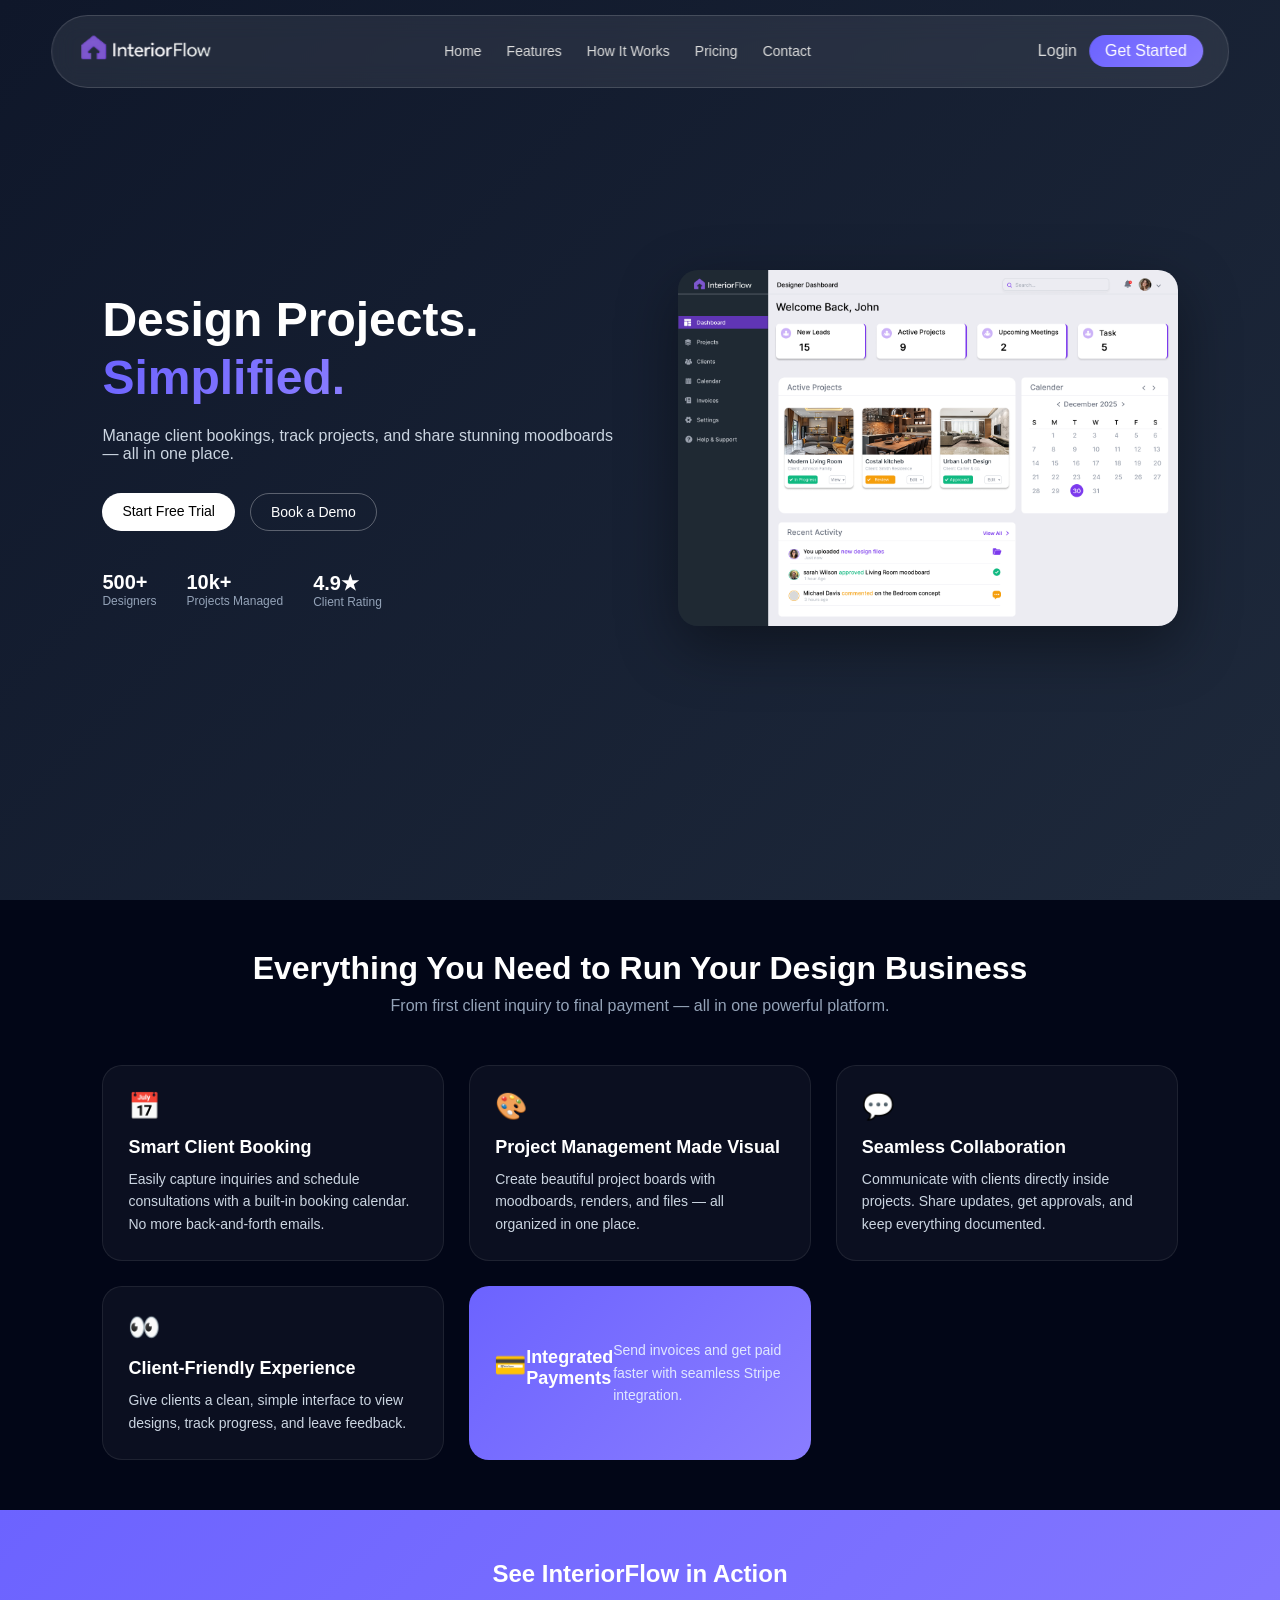
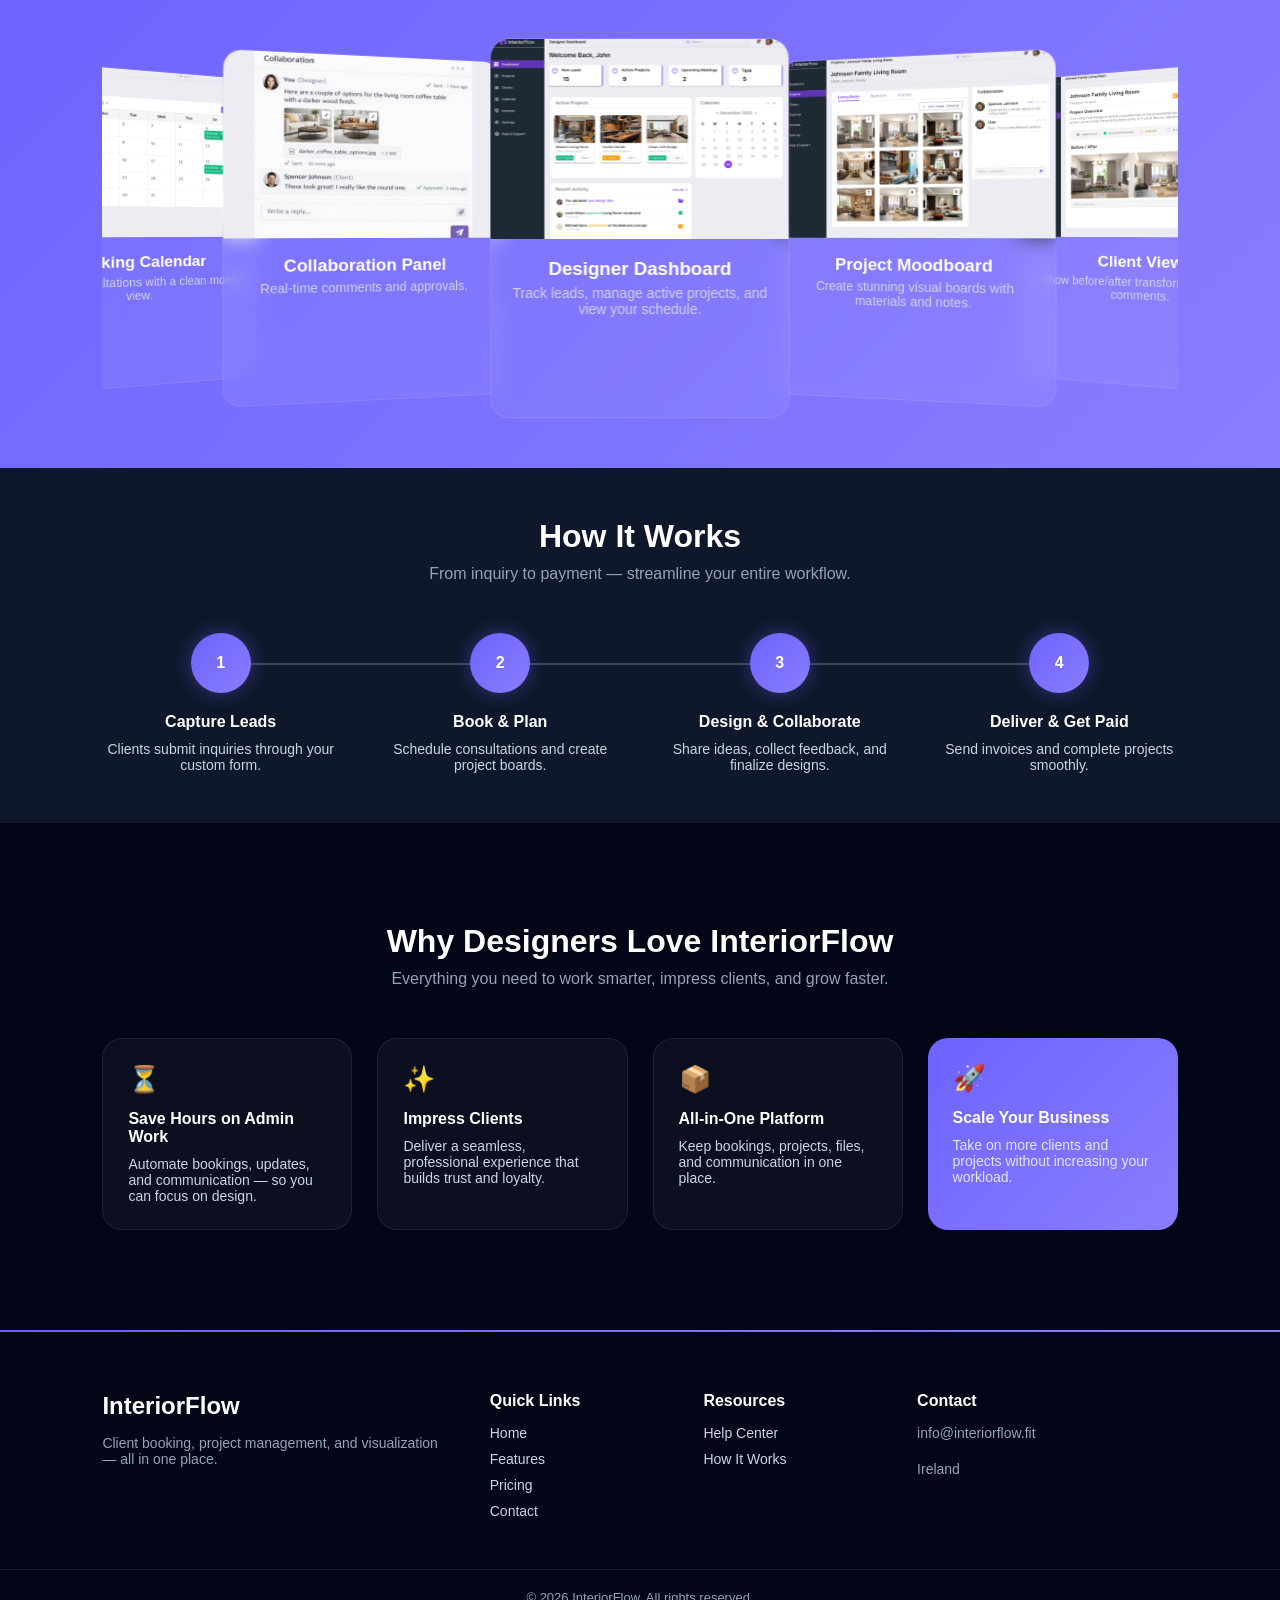
<file: index.html>
<!DOCTYPE html>
<html lang="en">

<head>
    <meta charset="UTF-8">
    <meta name="viewport" content="width=device-width, initial-scale=1.0">
    <title>InteriorFlow – Booking + Visualization Portal for Designers </title>
    <link rel="stylesheet" href="style.css">
    <link rel="stylesheet" href="https://cdnjs.cloudflare.com/ajax/libs/font-awesome/6.5.0/css/all.min.css">
    <link rel="stylesheet" href="https://cdn.jsdelivr.net/npm/swiper@11/swiper-bundle.min.css" />
    <script src="https://cdnjs.cloudflare.com/ajax/libs/jquery/3.7.1/jquery.min.js"></script>

</head>

<body>
    <header class="header">
        <div class="nav-container">

            <!-- Logo -->
            <div class="logo"><a href="/"><img src="images/logo.png" alt="" style="width: 140px;"></a></div>

            <!-- Navigation -->
            <nav class="nav-menu" id="navMenu">
                <a href="#">Home</a>
                <a href="#features">Features</a>
                <a href="#how-it-works">How It Works</a>
                <a href="pricing.html">Pricing</a>
                <a href="contact.html">Contact</a>
            </nav>

            <!-- Actions -->
            <div class="nav-actions">
                <a href="login.html" class="login">Login</a>
                <a href="#" class="cta demo">Get Started</a>
            </div>

            <!-- Hamburger -->
            <div class="hamburger" id="hamburger">
                <span></span>
                <span></span>
                <span></span>
            </div>

        </div>
    </header>
    <section class="hero">
        <div class="hero-content">

            <h1>
                Design Projects.<br>
                <span>Simplified.</span>
            </h1>

            <p class="subtext">
                Manage client bookings, track projects, and share stunning moodboards —
                all in one place.
            </p>

            <div class="hero-buttons">
                <a href="login.html" class="btn primary">Start Free Trial</a>
                <a href="#" class="btn secondary demo">Book a Demo</a>
            </div>

            <div class="hero-stats">
                <div>
                    <h3>500+</h3>
                    <p>Designers</p>
                </div>
                <div>
                    <h3>10k+</h3>
                    <p>Projects Managed</p>
                </div>
                <div>
                    <h3>4.9★</h3>
                    <p>Client Rating</p>
                </div>
            </div>

        </div>

        <!-- Right Side Visual -->
        <div class="hero-image">
            <img src="images/Dashboard.png" alt="Dashboard Preview">
        </div>
    </section>
    <!-- <section class="social-proof">
        <div class="container">

            <p class="trusted-text">
                Trusted by <span>500+ Interior Designers</span> Worldwide
            </p>

            <div class="review-card">
                <div class="stars">★★★★★</div>
                <p class="review">
                    “InteriorFlow transformed how I manage clients and projects.”
                </p>

                <div class="review-user">
                    <img src="https://i.pravatar.cc/60?img=3" alt="User">
                    <div>
                        <h4>Jack Mitchell</h4>
                        <span>Interior Designer</span>
                    </div>
                </div>
            </div>

            
            <div class="brand-logos">
                <img src="https://cdn.jsdelivr.net/gh/devicons/devicon/icons/google/google-original.svg" alt="Google">
                <img src="https://cdn.jsdelivr.net/gh/devicons/devicon/icons/slack/slack-original.svg" alt="Slack">
                <img src="https://cdn.jsdelivr.net/gh/devicons/devicon/icons/figma/figma-original.svg" alt="Figma">
                <img src="https://cdn.jsdelivr.net/gh/devicons/devicon/icons/apple/apple-original.svg" alt="Apple" style="filter: invert(1);">
            </div>

        </div>
    </section> -->

    <section class="features" id="features">
        <div class="container">

            <div class="section-header">
                <h2>Everything You Need to Run Your Design Business</h2>
                <p>From first client inquiry to final payment — all in one powerful platform.</p>
            </div>

            <div class="feature-grid">

                <div class="feature-card">
                    <div class="icon">📅</div>
                    <h3>Smart Client Booking</h3>
                    <p>
                        Easily capture inquiries and schedule consultations with a built-in booking calendar.
                        No more back-and-forth emails.
                    </p>
                </div>

                <div class="feature-card">
                    <div class="icon">🎨</div>
                    <h3>Project Management Made Visual</h3>
                    <p>
                        Create beautiful project boards with moodboards, renders, and files — all organized in one
                        place.
                    </p>
                </div>

                <div class="feature-card">
                    <div class="icon">💬</div>
                    <h3>Seamless Collaboration</h3>
                    <p>
                        Communicate with clients directly inside projects. Share updates, get approvals, and keep
                        everything documented.
                    </p>
                </div>

                <div class="feature-card">
                    <div class="icon">👀</div>
                    <h3>Client-Friendly Experience</h3>
                    <p>
                        Give clients a clean, simple interface to view designs, track progress, and leave feedback.
                    </p>
                </div>

                <div class="feature-card highlight">
                    <div class="icon">💳</div>
                    <h3>Integrated Payments</h3>
                    <p>
                        Send invoices and get paid faster with seamless Stripe integration.
                    </p>
                </div>

            </div>

        </div>
    </section>
    <section class="showcase" id="showcase">
        <h2>See InteriorFlow in Action</h2>

        <div class="swiper showcaseSlider">
            <div class="swiper-wrapper">

                <div class="swiper-slide">
                    <img src="images/Dashboard.png" />
                    <h3>Designer Dashboard</h3>
                    <p>Track leads, manage active projects, and view your schedule.</p>
                </div>

                <div class="swiper-slide">
                    <img src="images/Project_Moodboard.png" />
                    <h3>Project Moodboard</h3>
                    <p>Create stunning visual boards with materials and notes.</p>
                </div>

                <div class="swiper-slide">
                    <img src="images/Client-view.png" />
                    <h3>Client View</h3>
                    <p>Show before/after transformations with comments.</p>
                </div>

                <div class="swiper-slide">
                    <img src="images/Bookincalender.png" />
                    <h3>Booking Calendar</h3>
                    <p>Manage consultations with a clean monthly view.</p>
                </div>

                <div class="swiper-slide">
                    <img src="images/Collabration.png" />
                    <h3>Collaboration Panel</h3>
                    <p>Real-time comments and approvals.</p>
                </div>

            </div>
        </div>
    </section>
    <section class="how-it-works" id="how-it-works">
        <div class="container">

            <div class="section-header">
                <h2>How It Works</h2>
                <p>From inquiry to payment — streamline your entire workflow.</p>
            </div>

            <div class="steps">

                <div class="step">
                    <div class="circle">1</div>
                    <h3>Capture Leads</h3>
                    <p>Clients submit inquiries through your custom form.</p>
                </div>

                <div class="step">
                    <div class="circle">2</div>
                    <h3>Book & Plan</h3>
                    <p>Schedule consultations and create project boards.</p>
                </div>

                <div class="step">
                    <div class="circle">3</div>
                    <h3>Design & Collaborate</h3>
                    <p>Share ideas, collect feedback, and finalize designs.</p>
                </div>

                <div class="step">
                    <div class="circle">4</div>
                    <h3>Deliver & Get Paid</h3>
                    <p>Send invoices and complete projects smoothly.</p>
                </div>

            </div>

        </div>
    </section>
    <section class="benefits">
        <div class="container">

            <div class="section-header">
                <h2>Why Designers Love InteriorFlow</h2>
                <p>Everything you need to work smarter, impress clients, and grow faster.</p>
            </div>

            <div class="benefit-grid">

                <div class="benefit-card">
                    <div class="icon">⏳</div>
                    <h3>Save Hours on Admin Work</h3>
                    <p>Automate bookings, updates, and communication — so you can focus on design.</p>
                </div>

                <div class="benefit-card">
                    <div class="icon">✨</div>
                    <h3>Impress Clients</h3>
                    <p>Deliver a seamless, professional experience that builds trust and loyalty.</p>
                </div>

                <div class="benefit-card">
                    <div class="icon">📦</div>
                    <h3>All-in-One Platform</h3>
                    <p>Keep bookings, projects, files, and communication in one place.</p>
                </div>

                <div class="benefit-card highlight">
                    <div class="icon">🚀</div>
                    <h3>Scale Your Business</h3>
                    <p>Take on more clients and projects without increasing your workload.</p>
                </div>

            </div>

        </div>
    </section>
    <footer class="footer">
        <div class="footer-container">

            <!-- Brand -->
            <div class="footer-col brand">
                <h2>InteriorFlow</h2>
                <p>
                    Client booking, project management, and visualization — all in one place.
                </p>
            </div>

            <!-- Quick Links -->
            <div class="footer-col">
                <h3>Quick Links</h3>
                <a href="/">Home</a>
                <a href="#features">Features</a>
                <a href="pricing.html">Pricing</a>
                <a href="contact.html">Contact</a>
            </div>

            <!-- Resources -->
            <div class="footer-col">
                <h3>Resources</h3>
                <a href="contact.html">Help Center</a>
                <a href="#how-it-works">How It Works</a>
            </div>

            <!-- Contact -->
            <div class="footer-col">
                <h3>Contact</h3>
                <p>info@interiorflow.fit</p>
                <p>Ireland</p>
            </div>

        </div>

        <!-- Bottom -->
        <div class="footer-bottom">
            <p>© 2026 InteriorFlow. All rights reserved.</p>
        </div>
    </footer>
    <div class="demo-popup" id="demoPopup">

        <div class="demo-box">

            <!-- Left Image -->
            <div class="demo-image">
                <img src="images/interior.jpg" alt="demo">
            </div>

            <!-- Right Form -->
            <div class="demo-content">

                <span class="close-btn">&times;</span>

                <h2>Request a Demo</h2>
                <form id="demoForm">
                    <input type="text" placeholder="Your Name" required>
                    <input type="email" placeholder="Email Address" required>
                    <input type="tel" maxlength="10" id="phone" placeholder="Phone Number" required>
                    <button type="submit">🚀 Submit Request</button>
                    <div class="success-msg">
                        ✅ Your request has been submitted successfully.
                    </div>
                </form>

                <!-- Success Message -->

            </div>

        </div>

    </div>
    <script src="https://cdn.jsdelivr.net/npm/swiper@11/swiper-bundle.min.js"></script>
    <script src="script.js"></script>
    <script>
        document.getElementById("phone").addEventListener("input", function () {
            this.value = this.value.replace(/[^0-9]/g, "");
        });
    </script>
</body>

</html>
</file>
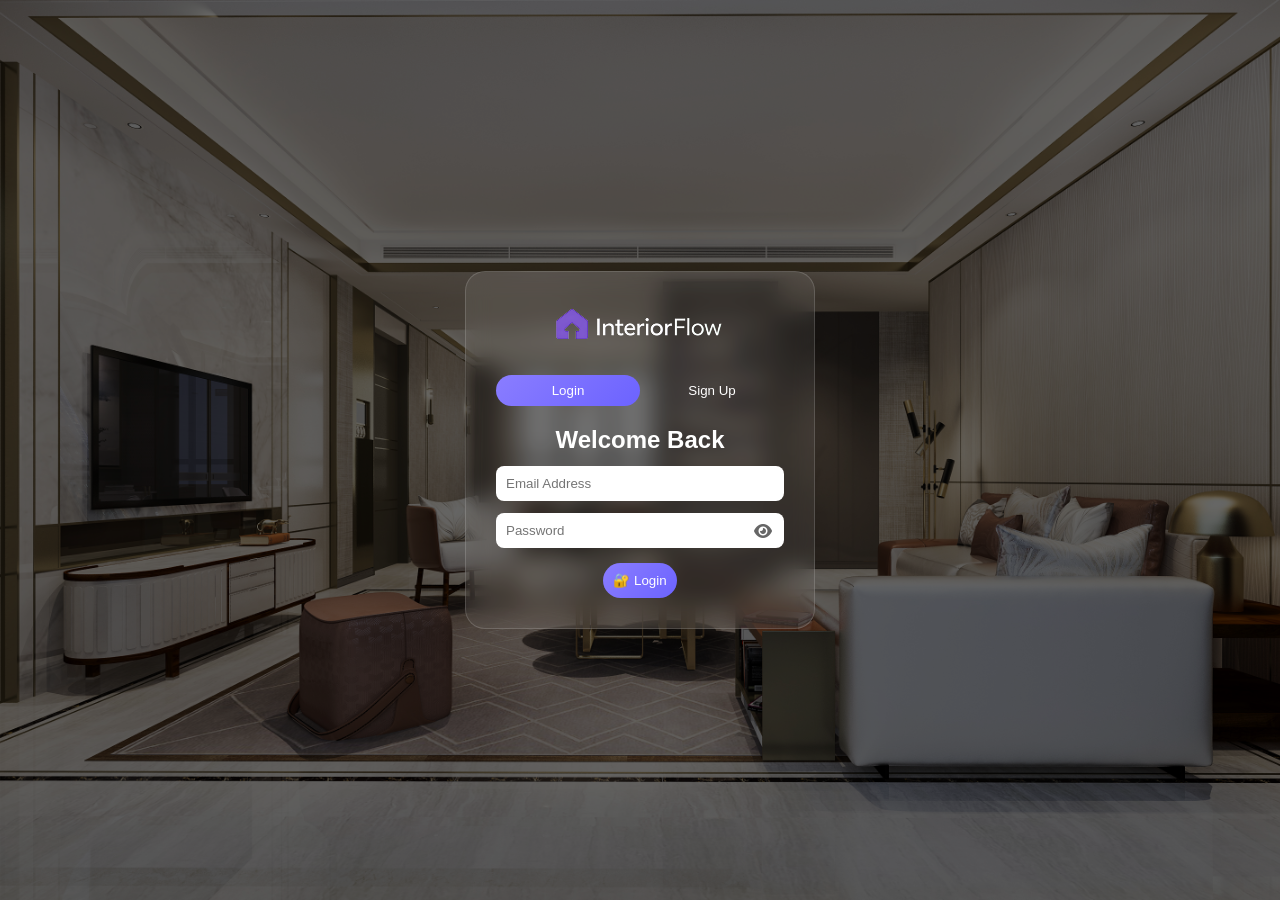
<file: login.html>
<!DOCTYPE html>
<html lang="en">

<head>
    <meta charset="UTF-8">
    <meta name="viewport" content="width=device-width, initial-scale=1.0">
    <title>Login</title>
    <link rel="stylesheet" href="style.css">
    <link rel="stylesheet" href="https://cdnjs.cloudflare.com/ajax/libs/font-awesome/6.5.0/css/all.min.css">
    <link rel="stylesheet" href="https://cdn.jsdelivr.net/npm/swiper@11/swiper-bundle.min.css" />
    <script src="https://cdnjs.cloudflare.com/ajax/libs/jquery/3.7.1/jquery.min.js"></script>
    <style>
        .input-box {
            position: relative;
        }

        .toggle-password {
            position: absolute;
            right: 12px;
            top: 63%;
            transform: translateY(-50%);
            cursor: pointer;
            color: #666;
        }
    </style>

</head>

<body>

    <section class="auth">

        <div class="auth-box">
            <div class="logo"><a href="/"><img src="images/logo.png" alt=""></a></div>
            <!-- Toggle -->
            <div class="auth-toggle">
                <button class="toggle-btn active" data-form="login">Login</button>
                <button class="toggle-btn" data-form="signup">Sign Up</button>
            </div>

            <!-- Login Form -->
            <form id="loginForm" class="auth-form active">
                <h2>Welcome Back</h2>

                <input type="email" placeholder="Email Address" required>
                <div class="input-box" style="position: relative;">
                    <input type="password" placeholder="Password" required>
                    <i class="fa-solid fa-eye toggle-password"></i>
                </div>

                <button type="submit">🔐 Login</button>
                <p class="error-msg">❌ Invalid credentials</p>
                <div class="success-msg">✅ Login success!</div>
            </form>

            <!-- Signup Form -->
            <form id="signupForm" class="auth-form">
                <h2>Create Account</h2>

                <input type="text" placeholder="Full Name" required>
                <input type="email" placeholder="Email Address" required>
                <input type="tel" id="signupPhone" maxlength="10" placeholder="Phone Number" required>
                <div class="input-box" style="position: relative;">
                    <input type="password" placeholder="Password" required>
                    <i class="fa-solid fa-eye toggle-password"></i>
                </div>

                <button type="submit">🚀 Sign Up</button>
                <div class="success-msg signup-success">✅ Successfully submitted!</div>
            </form>

            <!-- Success -->

        </div>

    </section>

    <script src="https://cdn.jsdelivr.net/npm/swiper@11/swiper-bundle.min.js"></script>
    <script src="script.js"></script>
    <script>
        document.getElementById("signupPhone").addEventListener("input", function () {
            this.value = this.value.replace(/[^0-9]/g, "");
        });
        
    </script>
</body>

</html>
</file>
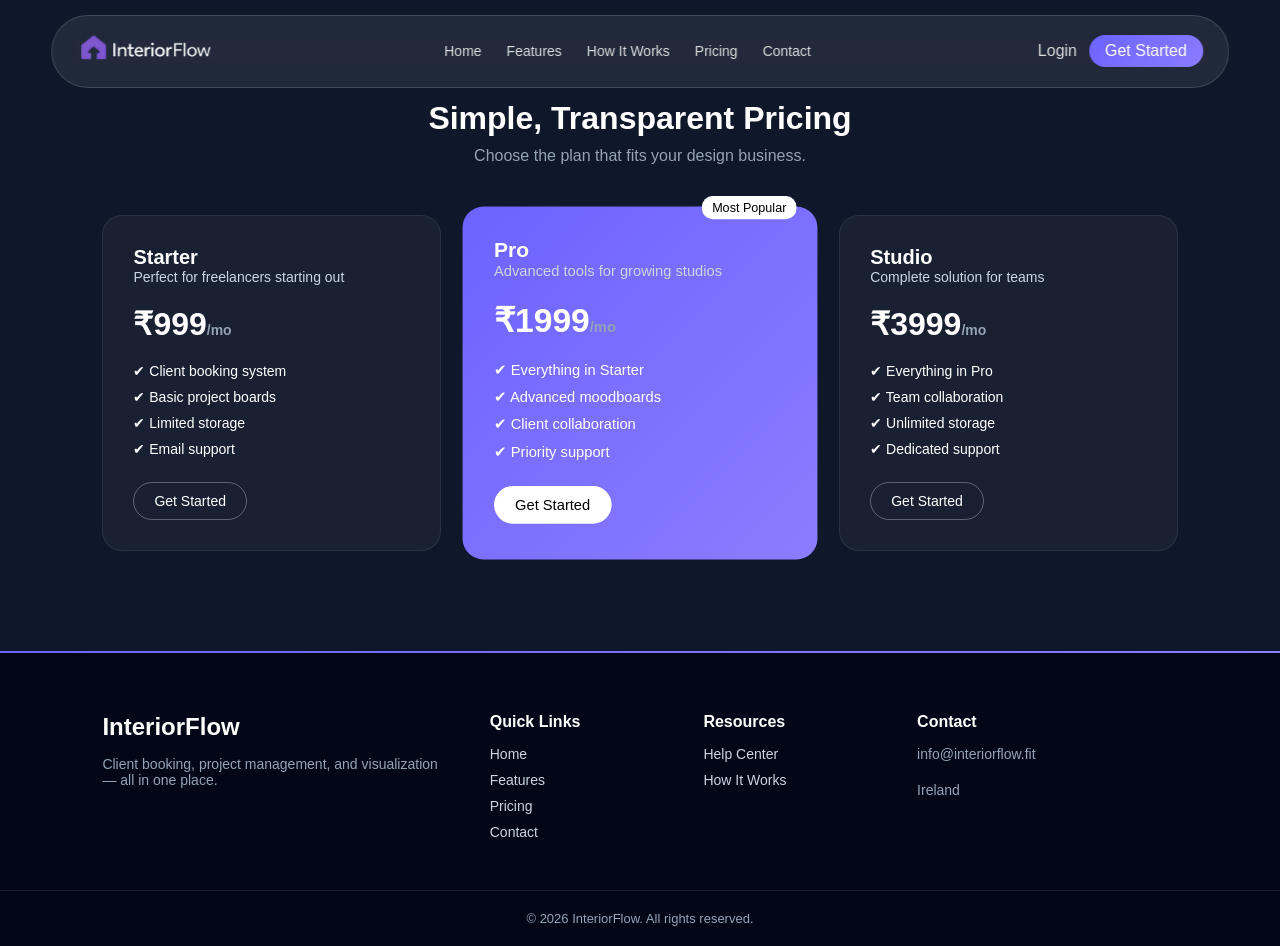
<file: pricing.html>
<!DOCTYPE html>
<html lang="en">

<head>
    <meta charset="UTF-8">
    <meta name="viewport" content="width=device-width, initial-scale=1.0">
    <title>Pricing - InteriorFlow</title>
    <link rel="stylesheet" href="style.css">
    <link rel="stylesheet" href="https://cdnjs.cloudflare.com/ajax/libs/font-awesome/6.5.0/css/all.min.css">
    <link rel="stylesheet" href="https://cdn.jsdelivr.net/npm/swiper@11/swiper-bundle.min.css" />
    <script src="https://cdnjs.cloudflare.com/ajax/libs/jquery/3.7.1/jquery.min.js"></script>

</head>

<body>
    <header class="header">
        <div class="nav-container">

            <!-- Logo -->
            <div class="logo"><a href="/"><img src="images/logo.png" alt="" style="width: 140px;"></a></div>

            <!-- Navigation -->
            <nav class="nav-menu" id="navMenu">
                <a href="#">Home</a>
                <a href="/#features">Features</a>
                <a href="/#how-it-works">How It Works</a>
                <a href="pricing.html">Pricing</a>
                <a href="contact.html">Contact</a>
            </nav>

            <!-- Actions -->
            <div class="nav-actions">
                <a href="login.html" class="login">Login</a>
                <a href="#" class="cta demo">Get Started</a>
            </div>

            <!-- Hamburger -->
            <div class="hamburger" id="hamburger">
                <span></span>
                <span></span>
                <span></span>
            </div>

        </div>
    </header>
    <section class="pricing">
        <div class="container">

            <div class="section-header">
                <h2>Simple, Transparent Pricing</h2>
                <p>Choose the plan that fits your design business.</p>
            </div>

            <div class="pricing-grid">

                <!-- Starter -->
                <div class="pricing-card">
                    <h3>Starter</h3>
                    <p class="desc">Perfect for freelancers starting out</p>

                    <h2 class="price">₹999<span>/mo</span></h2>

                    <ul>
                        <li>✔ Client booking system</li>
                        <li>✔ Basic project boards</li>
                        <li>✔ Limited storage</li>
                        <li>✔ Email support</li>
                    </ul>

                    <a href="contact.html" class="btn secondary">Get Started</a>
                </div>

                <!-- Pro (Highlight) -->
                <div class="pricing-card highlight">
                    <div class="tag">Most Popular</div>

                    <h3>Pro</h3>
                    <p class="desc">Advanced tools for growing studios</p>

                    <h2 class="price">₹1999<span>/mo</span></h2>

                    <ul>
                        <li>✔ Everything in Starter</li>
                        <li>✔ Advanced moodboards</li>
                        <li>✔ Client collaboration</li>
                        <li>✔ Priority support</li>
                    </ul>

                    <a href="contact.html" class="btn primary">Get Started</a>
                </div>

                <!-- Studio -->
                <div class="pricing-card">
                    <h3>Studio</h3>
                    <p class="desc">Complete solution for teams</p>

                    <h2 class="price">₹3999<span>/mo</span></h2>

                    <ul>
                        <li>✔ Everything in Pro</li>
                        <li>✔ Team collaboration</li>
                        <li>✔ Unlimited storage</li>
                        <li>✔ Dedicated support</li>
                    </ul>

                    <a href="contact.html" class="btn secondary">Get Started</a>
                </div>

            </div>

        </div>
    </section>
    <footer class="footer">
        <div class="footer-container">

            <!-- Brand -->
            <div class="footer-col brand">
                <h2>InteriorFlow</h2>
                <p>
                    Client booking, project management, and visualization — all in one place.
                </p>
            </div>

            <!-- Quick Links -->
            <div class="footer-col">
                <h3>Quick Links</h3>
                <a href="/">Home</a>
                <a href="/#features">Features</a>
                <a href="pricing.html">Pricing</a>
                <a href="contact.html">Contact</a>
            </div>

            <!-- Resources -->
            <div class="footer-col">
                <h3>Resources</h3>
                <a href="contact.html">Help Center</a>
                <a href="/#how-it-works">How It Works</a>
            </div>

            <!-- Contact -->
            <div class="footer-col">
                <h3>Contact</h3>
                <p>info@interiorflow.fit</p>
                <p>Ireland</p>
            </div>

        </div>

        <!-- Bottom -->
        <div class="footer-bottom">
            <p>© 2026 InteriorFlow. All rights reserved.</p>
        </div>
    </footer>
    <div class="demo-popup" id="demoPopup">

        <div class="demo-box">

            <!-- Left Image -->
            <div class="demo-image">
                <img src="images/interior.jpg" alt="demo">
            </div>

            <!-- Right Form -->
            <div class="demo-content">

                <span class="close-btn">&times;</span>

                <h2>Request a Demo</h2>
                <form id="demoForm">
                    <input type="text" placeholder="Your Name" required>
                    <input type="email" placeholder="Email Address" required>
                    <input type="tel" maxlength="10" id="phone" placeholder="Phone Number" required>
                    <button type="submit">🚀 Submit Request</button>
                    <div class="success-msg">
                        ✅ Your request has been submitted successfully.
                    </div>
                </form>

                <!-- Success Message -->

            </div>

        </div>

    </div>
    <script src="https://cdn.jsdelivr.net/npm/swiper@11/swiper-bundle.min.js"></script>
    <script src="script.js"></script>
    <script>
        document.getElementById("phone").addEventListener("input", function () {
            this.value = this.value.replace(/[^0-9]/g, "");
        });
    </script>
</body>

</html>
</file>
<file: style.css>
* {
    margin: 0;
    padding: 0;
    box-sizing: border-box;
}

body {
    margin: 0;
    background: #0f172a;
    font-family: Arial, sans-serif;
}

/* Header */
.header {
    position: fixed;
    top: 15px;
    left: 50%;
    transform: translateX(-50%);
    width: 92%;
    z-index: 1000;
}

/* Glass Nav */
.nav-container {
    display: flex;
    justify-content: space-between;
    align-items: center;
    padding: 14px 25px;
    border-radius: 50px;

    background: rgba(255, 255, 255, 0.08);
    backdrop-filter: blur(12px);
    border: 1px solid rgba(255, 255, 255, 0.15);
}

/* Logo */
.logo {
    color: #fff;
    font-weight: 600;
    font-size: 18px;
}

/* Nav Menu */
.nav-menu {
    display: flex;
    gap: 25px;
}

.nav-menu a {
    color: #ddd;
    text-decoration: none;
    font-size: 14px;
    position: relative;
}

/* Hover effect */
.nav-menu a::after {
    content: "";
    position: absolute;
    bottom: -4px;
    left: 0;
    width: 0%;
    height: 2px;
    background: #fff;
    transition: 0.3s;
}

.nav-menu a:hover::after {
    width: 100%;
}

/* Actions */
.nav-actions {
    display: flex;
    gap: 12px;
    align-items: center;
}

.login {
    color: #ddd;
    text-decoration: none;
}

.cta {
    background: linear-gradient(135deg, #6c63ff, #8a7dff);
    padding: 7px 16px;
    border-radius: 20px;
    color: #fff;
    text-decoration: none;
}

/* Hamburger */
.hamburger {
    display: none;
    flex-direction: column;
    gap: 4px;
    cursor: pointer;
}

.hamburger span {
    width: 22px;
    height: 2px;
    background: #fff;
}

/* ================= MOBILE ================= */
@media (max-width: 768px) {

    /* Hide desktop nav */
    .nav-menu {
        position: fixed;
        top: 0;
        right: -100%;
        width: 260px;
        height: 100vh;
        background: rgba(15, 23, 42, 0.95);
        backdrop-filter: blur(15px);
        flex-direction: column;
        padding: 80px 20px;
        gap: 20px;
        transition: 0.4s;
    }

    .nav-menu a {
        font-size: 16px;
    }

    /* Show menu */
    .nav-menu.active {
        right: 0;
    }

    /* Hide actions (optional) */
    .nav-actions {
        display: none;
    }

    /* Show hamburger */
    .hamburger {
        display: flex;
    }
}

.hero {
    display: flex;
    align-items: center;
    justify-content: space-between;
    padding: 120px 8%;
    min-height: 100vh;
    background: linear-gradient(135deg, #0f172a, #1e293b);
    color: #fff;
}

/* Left */
.hero-content {
    max-width: 520px;
}

.hero h1 {
    font-size: 48px;
    line-height: 1.2;
    margin-bottom: 20px;
}

.hero h1 span {
    background: linear-gradient(135deg, #6c63ff, #8a7dff);
    -webkit-background-clip: text;
    -webkit-text-fill-color: transparent;
}

.subtext {
    font-size: 16px;
    color: #cbd5e1;
    margin-bottom: 30px;
}

/* Buttons */
.hero-buttons {
    display: flex;
    gap: 15px;
    margin-bottom: 40px;
}

.btn {
    padding: 12px 22px;
    border-radius: 25px;
    text-decoration: none;
    font-size: 14px;
    transition: 0.3s;
}

.btn.primary {
    background: linear-gradient(135deg, #6c63ff, #8a7dff);
    color: #fff;
}

.btn.primary:hover {
    transform: translateY(-2px);
}

.btn.secondary {
    border: 1px solid rgba(255, 255, 255, 0.3);
    color: #fff;
}

.btn.secondary:hover {
    background: rgba(255, 255, 255, 0.1);
}

/* Stats */
.hero-stats {
    display: flex;
    gap: 30px;
}

.hero-stats h3 {
    margin: 0;
    font-size: 20px;
}

.hero-stats p {
    margin: 0;
    font-size: 12px;
    color: #94a3b8;
}

/* Right Image */
.hero-image img {
    width: 500px;
    max-width: 100%;
    border-radius: 20px;
    box-shadow: 0 20px 60px rgba(0, 0, 0, 0.4);
}

@media (max-width: 768px) {
    .hero {
        flex-direction: column;
        text-align: center;
        padding-top: 140px;
    }

    .hero h1 {
        font-size: 34px;
    }

    .hero-buttons {
        justify-content: center;
    }

    .hero-stats {
        justify-content: center;
    }

    .hero-image {
        margin-top: 40px;
    }
}

.social-proof {
    padding: 80px 8%;
    text-align: center;
    background: #0f172a;
    color: #fff;
}

.trusted-text {
    font-size: 16px;
    color: #cbd5e1;
    margin-bottom: 30px;
}

.trusted-text span {
    color: #fff;
    font-weight: 600;
}

/* Review Card */
.review-card {
    max-width: 500px;
    margin: auto;
    padding: 30px;
    border-radius: 20px;

    background: rgba(255, 255, 255, 0.05);
    backdrop-filter: blur(10px);
    border: 1px solid rgba(255, 255, 255, 0.1);

    box-shadow: 0 10px 40px rgba(0, 0, 0, 0.3);
}

.stars {
    font-size: 20px;
    color: #facc15;
    margin-bottom: 15px;
}

.review {
    font-size: 16px;
    color: #e2e8f0;
    margin-bottom: 20px;
}

/* User */
.review-user {
    display: flex;
    align-items: center;
    justify-content: center;
    gap: 12px;
}

.review-user img {
    width: 40px;
    height: 40px;
    border-radius: 50%;
}

.review-user h4 {
    margin: 0;
    font-size: 14px;
}

.review-user span {
    font-size: 12px;
    color: #94a3b8;
}

/* Logos */
.brand-logos {
    margin-top: 40px;
    display: flex;
    justify-content: center;
    gap: 30px;
    opacity: 0.7;
}

.brand-logos img {
    height: 30px;
    /* filter: grayscale(100%); */
    transition: 0.3s;
}

.brand-logos img:hover {
    filter: grayscale(0%);
    opacity: 1;
}

@media (max-width: 768px) {
    .review-card {
        padding: 20px;
    }

    .brand-logos {
        flex-wrap: wrap;
        gap: 20px;
    }
}

.features {
    padding: 50px 8%;
    background: #020617;
    color: #fff;
    text-align: center;
}

.section-header h2 {
    font-size: 32px;
    margin-bottom: 10px;
}

.section-header p {
    color: #94a3b8;
    margin-bottom: 50px;
}

/* Grid */
.feature-grid {
    display: grid;
    grid-template-columns: repeat(3, 1fr);
    gap: 25px;
}

/* Card */
.feature-card {
    padding: 25px;
    border-radius: 20px;
    text-align: left;

    background: rgba(255, 255, 255, 0.04);
    border: 1px solid rgba(255, 255, 255, 0.08);

    transition: 0.3s;
    position: relative;
    overflow: hidden;
}

/* Glow hover effect */
.feature-card::before {
    content: "";
    position: absolute;
    width: 150%;
    height: 150%;
    background: radial-gradient(circle, rgba(108, 99, 255, 0.15), transparent);
    top: -50%;
    left: -50%;
    opacity: 0;
    transition: 0.4s;
}

.feature-card:hover::before {
    opacity: 1;
}

.feature-card:hover {
    transform: translateY(-8px);
    border-color: rgba(108, 99, 255, 0.4);
}

/* Icon */
.icon {
    font-size: 26px;
    margin-bottom: 15px;
}

/* Title */
.feature-card h3 {
    font-size: 18px;
    margin-bottom: 10px;
}

/* Text */
.feature-card p {
    font-size: 14px;
    color: #cbd5e1;
    line-height: 1.6;
}

/* Highlight card */
.feature-card.highlight {
    background: linear-gradient(135deg, #6c63ff, #8a7dff);
    color: #fff;
    border: none;
}

.feature-card.highlight p {
    color: #e0e7ff;
}

@media (max-width: 992px) {
    .feature-grid {
        grid-template-columns: repeat(2, 1fr);
    }
}

@media (max-width: 600px) {
    .feature-grid {
        grid-template-columns: 1fr;
    }

    .section-header h2 {
        font-size: 26px;
    }
}

.showcase {
    padding: 50px 8%;
    background: linear-gradient(135deg, #6c63ff, #8a7dff);
    color: #fff;
    text-align: center;
}

.showcase h2 {
    margin-bottom: 50px;
}

/* Slide */
.showcaseSlider .swiper-slide {
    width: 300px;
    height: 380px;
    border-radius: 20px;
    overflow: hidden;

    background: rgba(255, 255, 255, 0.05);
    border: 1px solid rgba(255, 255, 255, 0.1);

    backdrop-filter: blur(10px);
    transition: 0.4s;
}

/* Image */
.swiper-slide img {
    width: 100%;
    height: 200px;
    object-fit: cover;
}

/* Content */
.swiper-slide h3 {
    margin: 15px 0 5px;
}

.swiper-slide p {
    font-size: 14px;
    color: #cbd5e1;
    padding: 0 15px;
}

/* Value Highlight */
.highlight {
    display: flex;
    align-items: center;
    justify-content: center;
    background: linear-gradient(135deg, #6c63ff, #8a7dff);
}

.value-box h3 {
    font-size: 20px;
    margin-bottom: 10px;
}

.value-box p {
    color: #e0e7ff;
}

/* Center active slide */
.swiper-slide-active {
    transform: scale(1.05);
}

.how-it-works {
    padding: 50px 8%;
    background: #0f172a;
    color: #fff;
    text-align: center;
}

.section-header h2 {
    font-size: 32px;
    margin-bottom: 10px;
}

.section-header p {
    color: #94a3b8;
    margin-bottom: 60px;
}

/* Steps container */
.steps {
    display: flex;
    justify-content: space-between;
    position: relative;
}

/* Line */
.steps::before {
    content: "";
    position: absolute;
    top: 30px;
    left: 10%;
    width: 80%;
    height: 2px;
    background: rgba(255, 255, 255, 0.2);
}

/* Step */
.step {
    width: 22%;
    position: relative;
    z-index: 2;
}

/* Circle */
.circle {
    width: 60px;
    height: 60px;
    margin: auto;
    border-radius: 50%;

    display: flex;
    align-items: center;
    justify-content: center;

    background: linear-gradient(135deg, #6c63ff, #8a7dff);
    font-weight: bold;
    margin-bottom: 20px;

    box-shadow: 0 0 20px rgba(108, 99, 255, 0.4);
}

/* Text */
.step h3 {
    font-size: 16px;
    margin-bottom: 10px;
}

.step p {
    font-size: 14px;
    color: #cbd5e1;
}

@media (max-width: 768px) {

    .steps {
        flex-direction: column;
        gap: 40px;
    }

    .steps::before {
        left: 50%;
        top: 0;
        width: 2px;
        height: 100%;
    }

    .step {
        width: 100%;
        text-align: center;
    }
}

.benefits {
    padding: 100px 8%;
    background: #020617;
    color: #fff;
    text-align: center;
}

.section-header h2 {
    font-size: 32px;
    margin-bottom: 10px;
}

.section-header p {
    color: #94a3b8;
    margin-bottom: 50px;
}

/* Grid */
.benefit-grid {
    display: grid;
    grid-template-columns: repeat(4, 1fr);
    gap: 25px;
}

/* Card */
.benefit-card {
    padding: 25px;
    border-radius: 20px;
    text-align: left;

    background: rgba(255, 255, 255, 0.04);
    border: 1px solid rgba(255, 255, 255, 0.08);

    transition: 0.3s;
    position: relative;
}

/* Hover glow */
.benefit-card:hover {
    transform: translateY(-8px);
    border-color: rgba(108, 99, 255, 0.5);
    box-shadow: 0 10px 30px rgba(108, 99, 255, 0.2);
}

/* Icon */
.icon {
    font-size: 26px;
    margin-bottom: 15px;
}

/* Text */
.benefit-card h3 {
    font-size: 16px;
    margin-bottom: 10px;
}

.benefit-card p {
    font-size: 14px;
    color: #cbd5e1;
}

/* Highlight */
.benefit-card.highlight {
    background: linear-gradient(135deg, #6c63ff, #8a7dff);
    border: none;
    display: block;
}

.benefit-card.highlight p {
    color: #e0e7ff;
}

@media (max-width: 992px) {
    .benefit-grid {
        grid-template-columns: repeat(2, 1fr);
    }
}

@media (max-width: 600px) {
    .benefit-grid {
        grid-template-columns: 1fr;
    }
}

.footer {
    background: #020617;
    color: #fff;
    padding-top: 60px;
    border-top: 2px solid transparent;
    border-image: linear-gradient(90deg, #6c63ff, #8a7dff) 1;
}

/* Container */
.footer-container {
    display: grid;
    grid-template-columns: 2fr 1fr 1fr 1.5fr;
    gap: 40px;
    padding: 0 8%;
}

/* Brand */
.footer-col h2 {
    margin-bottom: 15px;
}

.footer-col p {
    color: #94a3b8;
    font-size: 14px;
    margin-bottom: 20px;
}

/* Links */
.footer-col h3 {
    margin-bottom: 15px;
    font-size: 16px;
}

.footer-col a {
    display: block;
    text-decoration: none;
    color: #cbd5e1;
    margin-bottom: 10px;
    font-size: 14px;
    transition: 0.3s;
}

.footer-col a:hover {
    color: #fff;
    transform: translateX(5px);
}

/* Socials */
.socials {
    display: flex;
    gap: 12px;
}

.socials a {
    font-size: 18px;
    transition: 0.3s;
}

.socials a:hover {
    transform: scale(1.2);
}

/* Newsletter */
.newsletter {
    display: flex;
    margin-top: 10px;
}

.newsletter input {
    flex: 1;
    padding: 8px;
    border-radius: 20px 0 0 20px;
    border: none;
    outline: none;
}

.newsletter button {
    padding: 8px 15px;
    border: none;
    background: linear-gradient(135deg, #6c63ff, #8a7dff);
    color: #fff;
    border-radius: 0 20px 20px 0;
    cursor: pointer;
}

/* Bottom */
.footer-bottom {
    text-align: center;
    padding: 20px;
    margin-top: 40px;
    border-top: 1px solid rgba(255, 255, 255, 0.1);
    font-size: 13px;
    color: #94a3b8;
}

/* pricing */
.pricing {
    padding: 100px 8%;
    background: #0f172a;
    color: #fff;
    text-align: center;
}

.section-header h2 {
    font-size: 32px;
}

.section-header p {
    color: #94a3b8;
    margin-bottom: 50px;
}

/* Grid */
.pricing-grid {
    display: grid;
    grid-template-columns: repeat(3, 1fr);
    gap: 30px;
}

/* Card */
.pricing-card {
    padding: 30px;
    border-radius: 20px;
    text-align: left;

    background: rgba(255, 255, 255, 0.04);
    border: 1px solid rgba(255, 255, 255, 0.08);

    position: relative;
    transition: 0.3s;
}

.pricing-card:hover {
    transform: translateY(-10px);
    box-shadow: 0 15px 40px rgba(0, 0, 0, 0.3);
}

/* Highlight */
.pricing-card.highlight {
    background: linear-gradient(135deg, #6c63ff, #8a7dff);
    border: none;
    display: block;
    transform: scale(1.05);
}

/* Tag */
.tag {
    position: absolute;
    top: -10px;
    right: 20px;
    background: #fff;
    color: #000;
    padding: 4px 10px;
    font-size: 12px;
    border-radius: 10px;
}

/* Text */
.pricing-card h3 {
    font-size: 20px;
}

.desc {
    font-size: 14px;
    color: #cbd5e1;
    margin-bottom: 20px;
}

/* Price */
.price {
    font-size: 32px;
    margin: 20px 0;
}

.price span {
    font-size: 14px;
    color: #94a3b8;
}

/* List */
.pricing-card ul {
    list-style: none;
    padding: 0;
    margin-bottom: 25px;
}

.pricing-card ul li {
    margin-bottom: 10px;
    font-size: 14px;
}

/* Buttons */
.btn {
    display: inline-block;
    padding: 10px 20px;
    border-radius: 25px;
    text-decoration: none;
    font-size: 14px;
}

.btn.primary {
    background: #fff;
    color: #000;
}

.btn.secondary {
    border: 1px solid rgba(255, 255, 255, 0.3);
    color: #fff;
}

@media (max-width: 992px) {
    .pricing-grid {
        grid-template-columns: 1fr;
    }

    .pricing-card.highlight {
        transform: none;
    }
}

.demo-popup {
    position: fixed;
    top: -140%;
    left: 0;
    width: 100%;
    height: 100%;
    display: flex;
    justify-content: center;
    align-items: flex-start;
    padding-top: 80px;
    background: rgba(0, 0, 0, 0.5);
    backdrop-filter: blur(6px);
    transition: 0.5s ease;
    z-index: 9999;
}

/* Active (slide down) */
.demo-popup.active {
    top: 0;
}

/* Box */
.demo-box {
    display: flex;
    max-width: 800px;
    width: 90%;
    border-radius: 20px;
    overflow: hidden;

    background: rgba(255, 255, 255, 0.08);
    backdrop-filter: blur(12px);
}

/* Image */
.demo-image {
    width: 45%;
}

.demo-image img {
    width: 100%;
    height: 100%;
    object-fit: cover;
}

/* Content */
.demo-content {
    width: 55%;
    padding: 30px;
    position: relative;
    color: white;
}

/* Close */
.close-btn {
    position: absolute;
    top: 10px;
    right: 15px;
    cursor: pointer;
    font-size: 20px;
}

/* Form */
.demo-content form {
    display: flex;
    flex-direction: column;
    gap: 12px;
    margin-top: 15px;
}

.demo-content input {
    padding: 10px;
    border-radius: 8px;
    border: none;
    outline: none;
}

/* Button */
.demo-content button {
    padding: 10px;
    border-radius: 20px;
    border: none;
    background: linear-gradient(135deg, #3b82f6, #6366f1);
    color: white;
    cursor: pointer;
    transition: 0.3s;
}

.demo-content button:hover {
    transform: scale(1.05);
}

/* Success */
.success-msg {
    display: none;
    margin-top: 15px;
    color: #4ade80;
}


@media (max-width: 768px) {
    .demo-box {
        flex-direction: column;
    }

    .demo-image {
        width: 100%;
        height: 150px;
    }

    .demo-content {
        width: 100%;
    }
}

.contact {
    padding: 100px 20px;
    color: white;
    text-align: center;
    padding-bottom: 20px;
}

/* Header */
.contact-header h1 {
    font-size: 36px;
    margin-bottom: 10px;
}

.contact-header p {
    opacity: 0.7;
    margin-bottom: 50px;
}

/* Layout */
.contact-container {
    max-width: 1100px;
    margin: auto;
    display: flex;
    gap: 40px;
    align-items: stretch;
}

/* Form */
.contact-form {
    flex: 1;
    padding: 30px;
    border-radius: 20px;

    background: rgba(255, 255, 255, 0.08);
    backdrop-filter: blur(12px);

    border: 1px solid rgba(255, 255, 255, 0.15);
    text-align: left;
}

/* Inputs */
.contact-form input,
.contact-form textarea {
    width: 100%;
    padding: 10px;
    margin-top: 12px;
    border-radius: 8px;
    border: none;
    outline: none;
}

/* Button */
.contact-form button {
    margin-top: 15px;
    padding: 12px;
    border-radius: 25px;
    border: none;
    background: linear-gradient(135deg, #3b82f6, #6366f1);
    color: white;
    cursor: pointer;
}

/* Success */
.success-msg {
    display: none;
    margin-top: 10px;
    color: #4ade80;
}

/* Info */
.contact-info {
    flex: 1;
    display: flex;
    flex-direction: column;
    gap: 20px;
}

/* Info Cards */
.info-card {
    padding: 20px;
    border-radius: 16px;

    background: rgba(255, 255, 255, 0.08);
    backdrop-filter: blur(12px);

    border: 1px solid rgba(255, 255, 255, 0.15);
    text-align: left;
}

.info-card i {
    font-size: 20px;
    margin-bottom: 8px;
    color: #60a5fa;
}

@media (max-width: 900px) {
    .contact-container {
        flex-direction: column;
    }
}

.error-msg {
    display: none;
    margin-top: 10px;
    color: #f87171;
    font-size: 13px;
}

.auth {
    height: 100vh;
    display: flex;
    justify-content: center;
    align-items: center;
    color: white;
    background: url(./images/interior.jpg) no-repeat center center/cover;
    position: relative;
}

.auth::before {
    content: "";
    position: absolute;
    inset: 0;
    background: rgba(0, 0, 0, 0.6);
    /* dark overlay */
    z-index: 0;
}

.auth .logo {
    /* background: #ffffff; */
    display: inline-block;
    margin-bottom: 20px;
    border-radius: 10px;
}

/* Box */
.auth-box {
    width: 350px;
    padding: 30px;
    border-radius: 20px;
    background: rgba(255, 255, 255, 0.08);
    backdrop-filter: blur(12px);
    border: 1px solid rgba(255, 255, 255, 0.15);
    text-align: center;
}

/* Toggle */
.auth-toggle {
    display: flex;
    margin-bottom: 20px;
}

.toggle-btn {
    flex: 1;
    padding: 8px;
    border: none;
    cursor: pointer;
    background: transparent;
    color: white;
    border-radius: 20px;
}

.toggle-btn.active {
    background: linear-gradient(135deg, #8a7dff, #6c63ff);
}

/* Forms */
.auth-form {
    display: none;
}

.auth-form.active {
    display: block;
}

/* Inputs */
.auth-form input {
    width: 100%;
    padding: 10px;
    margin-top: 12px;
    border-radius: 8px;
    border: none;
    outline: none;
}

/* Button */
.auth-form button {
    margin-top: 15px;
    padding: 10px;
    border-radius: 20px;
    border: none;
    background: linear-gradient(135deg, #8a7dff, #6c63ff);
    color: white;
    cursor: pointer;
}

/* Success */
.success-msg {
    display: none;
    margin-top: 15px;
    color: #4ade80;
}

@keyframes shake {

    0%,
    100% {
        transform: translateX(0);
    }

    25% {
        transform: translateX(-5px);
    }

    75% {
        transform: translateX(5px);
    }
}

.auth-box.shake {
    animation: shake 0.3s;
}
</file>
